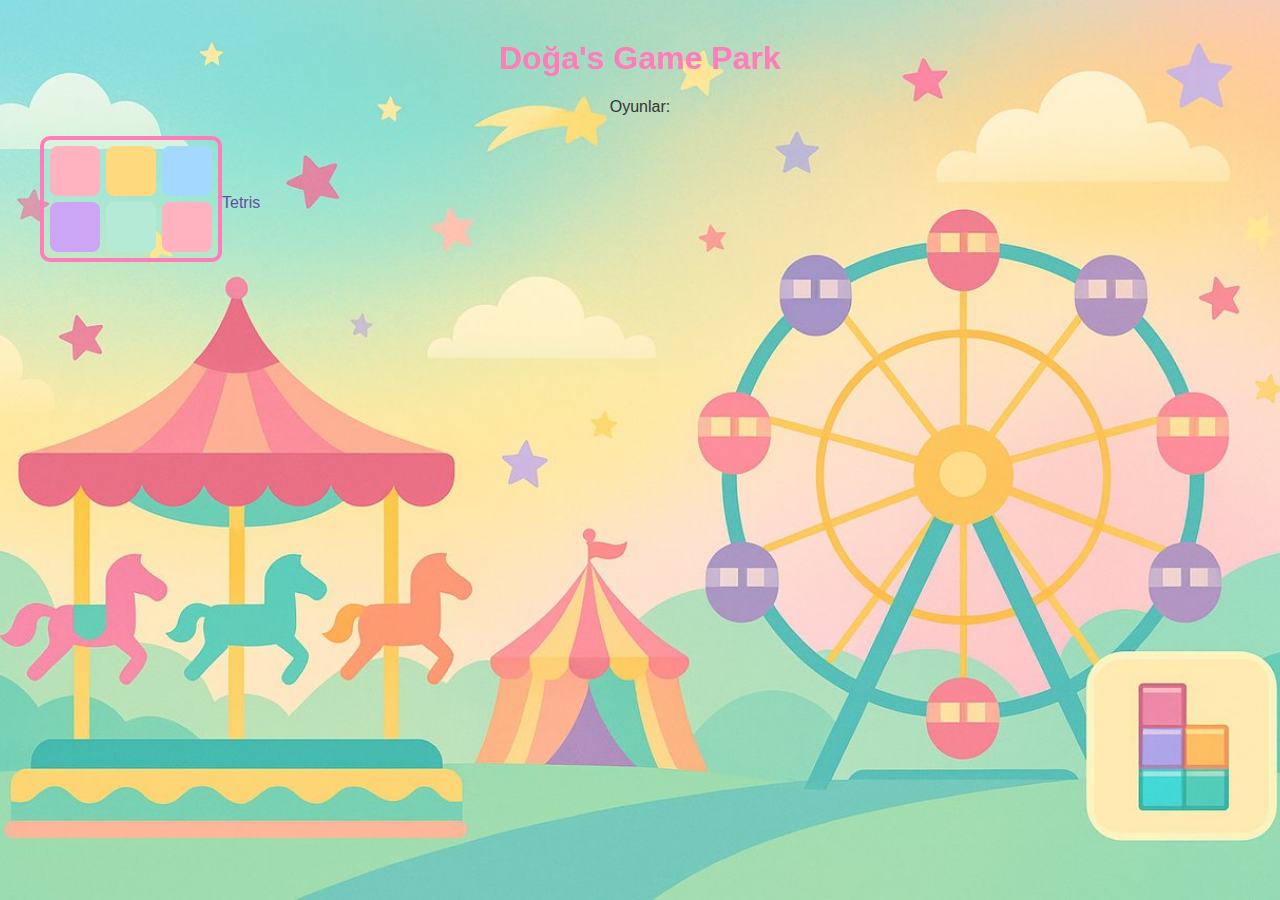
<file: index.html>
<!DOCTYPE html>
<html lang="tr">
<head>
    <meta charset="UTF-8">
    <title>Doğa's Game Park</title>
    <style>
    body {
        /* Use a colourful amusement park illustration as the page background. */
        background: url('lunapark_compressed.jpg') no-repeat center center fixed;
        background-size: cover;
        font-family: 'Arial', sans-serif;
        text-align: center;
        margin: 0;
        padding: 40px;
        color: #333;
    }
    h1 {
        color: #ff7eb9;
        margin-top: 0;
    }
    .game-link {
        display: flex;
        align-items: center;
        justify-content: flex-start;
        text-decoration: none;
        color: #654ea3;
        margin-top: 20px;
    }
    .game-link img {
        display: none; /* no image used */
    }

    /* Tetris ikonunu CSS ile oluşturuyoruz. Pastel tonlarda bloklar kullanılıyor. */
    .tetris-icon {
        display: grid;
        grid-template-columns: repeat(3, 50px);
        grid-template-rows: repeat(2, 50px);
        gap: 6px;
        justify-content: center;
        margin-bottom: 8px;
        border: 4px solid #ff7eb9; /* belirleyici çerçeve */
        border-radius: 10px;
        padding: 6px;
    }
    .tetris-icon .block {
        width: 50px;
        height: 50px;
        border-radius: 8px;
    }
    .tetris-icon .block1 { background-color: #ffb3c1; }
    .tetris-icon .block2 { background-color: #ffd97d; }
    .tetris-icon .block3 { background-color: #a5d8ff; }
    .tetris-icon .block4 { background-color: #cda5f5; }
    .tetris-icon .block5 { background-color: #b5ead7; }
    </style>
</head>
<body>
    <h1>Doğa's Game Park</h1>
    <p>Oyunlar:</p>
    <a class="game-link" href="tetris_game/index.html">
        <!-- CSS ile oluşturulan Tetris ikonunu kullanıyoruz -->
        <div class="tetris-icon">
            <div class="block block1"></div>
            <div class="block block2"></div>
            <div class="block block3"></div>
            <div class="block block4"></div>
            <div class="block block5"></div>
            <div class="block block1"></div>
        </div>
        Tetris
    </a>
</body>
</html>
</file>
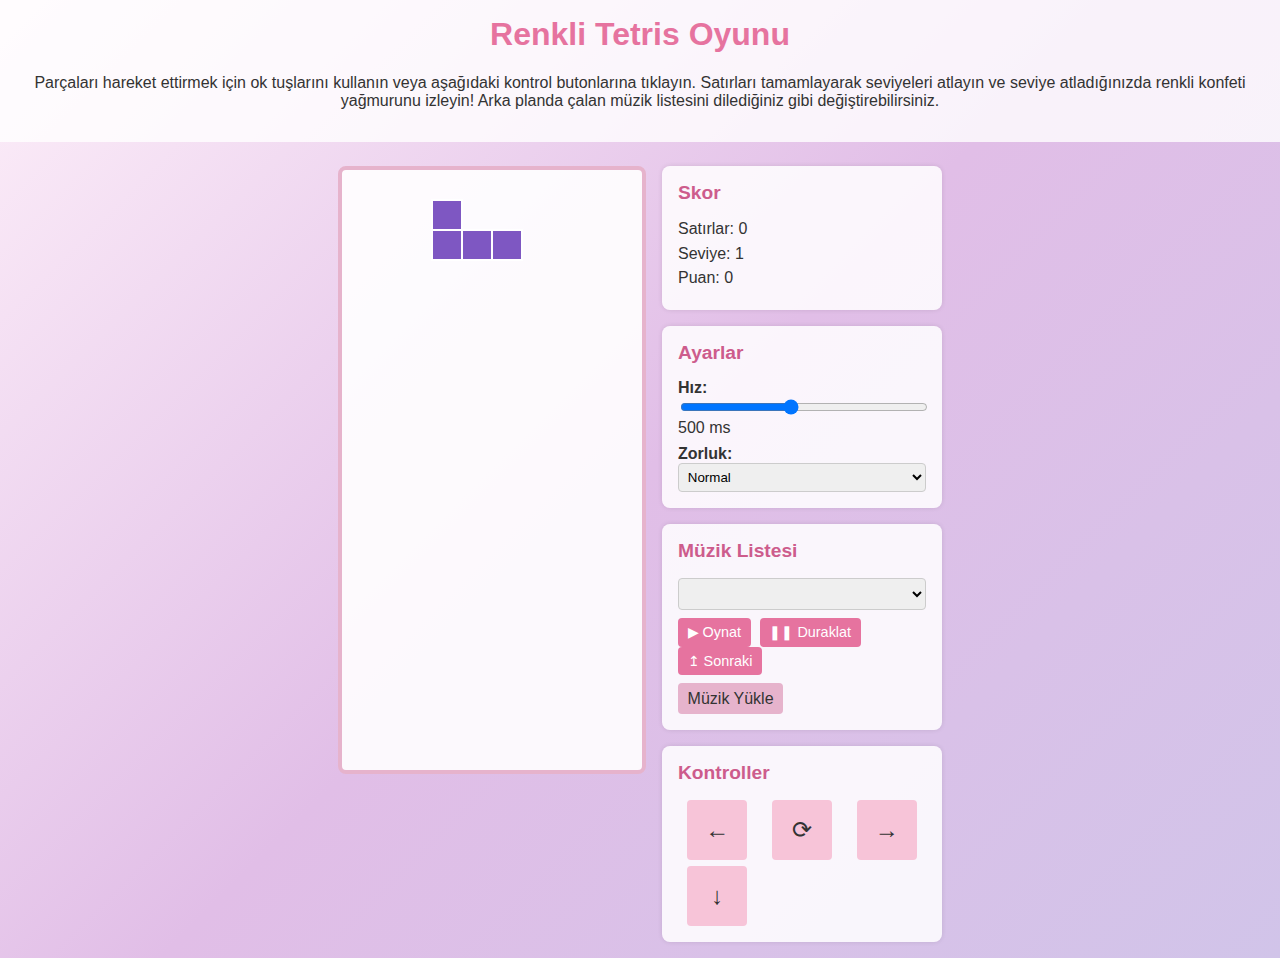
<file: tetris_game/index.html>
<!DOCTYPE html>
<html lang="tr">
<head>
    <meta charset="UTF-8">
    <meta name="viewport" content="width=device-width, initial-scale=1.0">
    <title>Renkli Tetris Oyunu</title>
    <!-- Bağlı stil dosyası oyunun görünümünü kontrol eder -->
    <link rel="stylesheet" href="styles.css">
</head>
<body>
    <!-- Oyunun başlığı ve talimatları -->
    <header>
        <h1>Renkli Tetris Oyunu</h1>
        <p>
            Parçaları hareket ettirmek için ok tuşlarını kullanın veya aşağıdaki kontrol
            butonlarına tıklayın. Satırları tamamlayarak seviyeleri atlayın ve
            seviye atladığınızda renkli konfeti yağmurunu izleyin! Arka planda
            çalan müzik listesini dilediğiniz gibi değiştirebilirsiniz.
        </p>
    </header>

    <!-- Oyun alanı ve kenar çubuğu -->
    <main>
        <!-- Tetris oyun tahtasının çizileceği canvas -->
        <canvas id="gameCanvas" width="300" height="600"></canvas>

        <!-- Bilgi ve kontrol paneli -->
        <aside>
            <div class="info-panel">
                <h2>Skor</h2>
                <p>Satırlar: <span id="lines">0</span></p>
                <p>Seviye: <span id="level">1</span></p>
                <p>Puan: <span id="score">0</span></p>
            </div>

            <!-- Hız ve zorluk ayarları -->
            <div class="settings-panel">
                <h2>Ayarlar</h2>
                <label for="speedRange">Hız:</label>
                <input type="range" id="speedRange" min="100" max="1000" step="50" value="500">
                <span id="speedValue">500 ms</span>
                <br>
                <label for="difficultySelect">Zorluk:</label>
                <select id="difficultySelect">
                    <option value="easy">Kolay</option>
                    <option value="normal" selected>Normal</option>
                    <option value="hard">Zor</option>
                </select>
            </div>

            <!-- Müzik çalar ve liste kontrolü -->
            <div class="music-panel">
                <h2>Müzik Listesi</h2>
                <select id="musicSelect"></select>
                <div class="music-controls">
                    <button id="playBtn">▶︎ Oynat</button>
                    <button id="pauseBtn">❚❚ Duraklat</button>
                    <button id="nextBtn">↥ Sonraki</button>
                </div>
                <label for="fileInput" class="upload-label">Müzik Yükle</label>
                <input type="file" id="fileInput" accept="audio/*" multiple hidden>
            </div>

            <!-- Ekran ücründe kontrol butonları -->
            <div class="controls-panel">
                <h2>Kontroller</h2>
                <div class="control-buttons">
                    <button id="leftBtn">←</button>
                    <button id="rotateBtn">⟳</button>
                    <button id="rightBtn">→</button>
                    <button id="downBtn">↓</button>
                </div>
            </div>
        </aside>
    </main>

    <!-- Ses öğesi müzik çalmak için kullanılır -->
    <audio id="audioPlayer" preload="auto"></audio>

    <!-- Konfeti tuvali seviyeler arasında animasyon için -->
    <canvas id="confettiCanvas"></canvas>

    <!-- Oyun mantığı ve animasyonlar için JavaScript dosyası -->
    <script src="script.js"></script>
</body>
</html>
</file>
<file: tetris_game/styles.css>
/* Genel görünüm ayarları */
body {
    margin: 0;
    font-family: 'Arial', sans-serif;
    /* Pastel tonlarda yumuşak bir degrade arka plan kullanıyoruz. */
    /* Böylece ağır bir resim dosyası kullanmaya gerek kalmaz ve site hızlı açılır. */
    background: linear-gradient(135deg, #fdeff9 0%, #e1bee7 50%, #d1c4e9 100%);
    color: #333;
}

header {
    text-align: center;
    padding: 1rem;
    background: rgba(255, 255, 255, 0.8);
    margin-bottom: 0.5rem;
}

header h1 {
    margin-top: 0;
    color: #e6739f; /* pembe tonunda başlık */
}

main {
    display: flex;
    justify-content: center;
    align-items: flex-start;
    padding: 1rem;
    gap: 1rem;
}

canvas#gameCanvas {
    background: rgba(255, 255, 255, 0.9);
    border: 4px solid #e6b3cc;
    border-radius: 8px;
}

aside {
    width: 280px;
    display: flex;
    flex-direction: column;
    gap: 1rem;
}

aside > div {
    background: rgba(255, 255, 255, 0.85);
    padding: 1rem;
    border-radius: 8px;
    box-shadow: 0 0 5px rgba(0, 0, 0, 0.1);
}

aside h2 {
    margin-top: 0;
    font-size: 1.2rem;
    color: #cd5c8c;
}

/* Skor ve ayarlar panelindeki metinler */
aside p {
    margin: 0.4rem 0;
    font-size: 1rem;
}

/* Slider ve seçiciler */
.settings-panel label {
    display: block;
    margin-top: 0.5rem;
    font-weight: bold;
}

.settings-panel input[type="range"] {
    width: 100%;
}

.settings-panel select {
    width: 100%;
    padding: 0.3rem;
    border-radius: 4px;
    border: 1px solid #ccc;
}

/* Müzik paneli */
.music-panel select {
    width: 100%;
    padding: 0.4rem;
    border-radius: 4px;
    border: 1px solid #ccc;
    margin-bottom: 0.5rem;
}

.music-controls button {
    margin-right: 0.3rem;
    padding: 0.4rem 0.6rem;
    font-size: 0.9rem;
    border: none;
    border-radius: 4px;
    background: #e6739f;
    color: white;
    cursor: pointer;
}

.music-controls button:hover {
    background: #d15f86;
}

.upload-label {
    display: inline-block;
    padding: 0.4rem 0.6rem;
    background: #e6b3cc;
    color: #333;
    border-radius: 4px;
    cursor: pointer;
    text-align: center;
    margin-top: 0.5rem;
}

/* Kontrol butonları */
.controls-panel .control-buttons {
    display: grid;
    grid-template-columns: repeat(3, 1fr);
    gap: 0.4rem;
    justify-items: center;
}

.controls-panel button {
    font-size: 1.5rem;
    padding: 0.4rem;
    border: none;
    border-radius: 4px;
    background: #f7c4d8;
    color: #333;
    cursor: pointer;
    width: 60px;
    height: 60px;
}

.controls-panel button:hover {
    background: #e6a5c4;
}

/* Konfeti tuvali tüm sayfayı kaplar fakat oyun sonrasında görünür olur */
#confettiCanvas {
    position: fixed;
    top: 0;
    left: 0;
    width: 100%;
    height: 100%;
    pointer-events: none; /* tıklamaları engellememesi için */
    z-index: 100;
    display: none; /* başlangıçta gizli */
}
</file>
